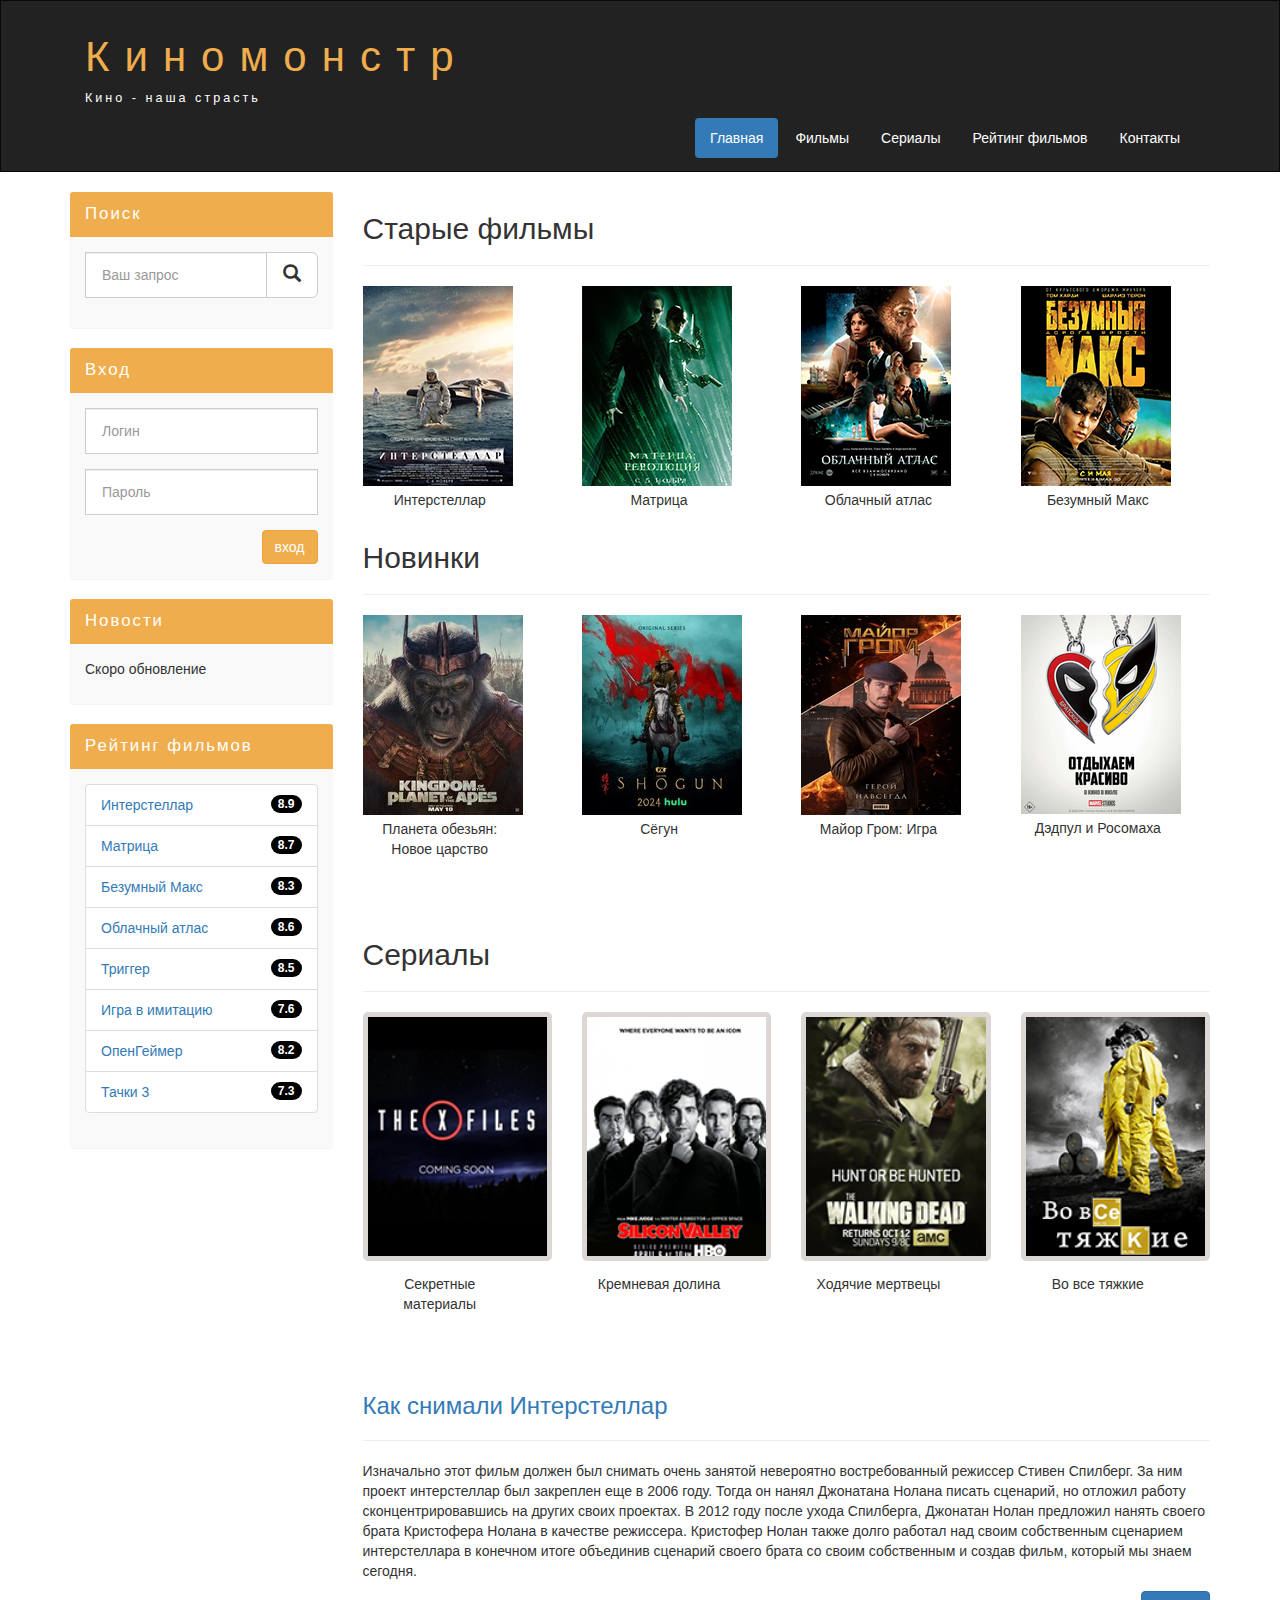
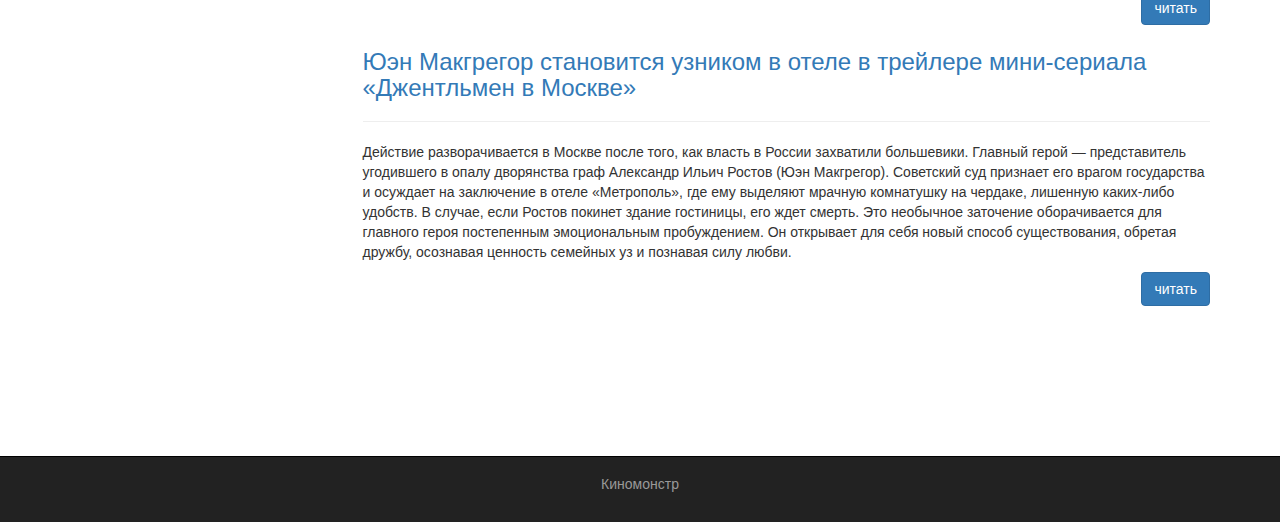
<file: index.html>
<!DOCTYPE html>
<html lang="en">
  <head>
    <meta charset="utf-8">
    <meta http-equiv="X-UA-Compatible" content="IE=edge">
    <meta name="viewport" content="width=device-width, initial-scale=1">
    <!-- The above 3 meta tags *must* come first in the head; any other head content must come *after* these tags -->
    <title>Киномонстр Bootstrap</title>

    <!-- Bootstrap -->
    <link href="assets/css/bootstrap.min.css" rel="stylesheet">
    <link href="assets/css/style.css" rel="stylesheet">


    <!-- HTML5 shim and Respond.js for IE8 support of HTML5 elements and media queries -->
    <!-- WARNING: Respond.js doesn't work if you view the page via file:// -->
    <!--[if lt IE 9]>
      <script src="https://cdn.jsdelivr.net/npm/html5shiv@3.7.3/dist/html5shiv.min.js"></script>
      <script src="https://cdn.jsdelivr.net/npm/respond.js@1.4.2/dest/respond.min.js"></script>
    <![endif]-->
  </head>
  <body>
    

    <div class="container-fluid">
     <div class="row">
       
      <nav role="navigation" class="navbar navbar-inverse">
        <div class="container">
          <div class="navbar-header header">

            <div class="container">

              <div class="row">

                <div class="col-lg-12">
                  <h1><a href="index.html">Киномонстр</a></h1>
                  <p>Кино - наша страсть</p>
                </div>
                

              </div>
              

            </div>


            <button type="button" data-target="#navbarCollapse" data-toggle="collapse" class="navbar-toggle" >
              
              <span class="sr-only">Toggle navigation</span>
              <span class="icon-bar"></span>
              <span class="icon-bar"></span>
              <span class="icon-bar"></span>

            </button>

          </div>
          <div id="navbarCollapse" class="collapse navbar-collapse navbar-right">
            
            <ul class="nav nav-pills">
              <li class="active"> <a href="index.html">Главная</a></li>
              <li> <a href="films.html">Фильмы</a></li>
              <li> <a href="serials.html">Сериалы</a></li>
              <li> <a href="rating.html">Рейтинг фильмов </a></li>
              <li> <a href="contact.html">Контакты</a></li>
            </ul>

          </div>

        </div>
      </nav>

     </div>
    </div>


    <div class="wrapper">

      <div class="container">
        
        <div class="row">

          <div class="col-lg-9 col-lg-push-3">

            <form role="search" class="visible-xs">
                  <div class="form-group">
                   <div class="input-group">
                     <input tupe="search" class="form-control input-lg" placeholder="Ваш запрос">
                   <div class="input-group-btn">
                     <button class="btn btn-default btn-lg" type="submit"><i class="glyphicon glyphicon-search"></i></button>
                   </div>
                   </div> 
                  </div>
                </form>

            <h2>Старые фильмы</h2>
            <hr>
            <div class="row">

              <div class="folms_block col-lg-3 col-md-3 col-sm-3 col-xs-6">
                <img src="assets/img/inter.png" alt="интерстеллар">
                <div class="film_label">Интерстеллар</div>
              </div>


              <div class="folms_block col-lg-3 col-md-3 col-sm-3 col-xs-6">
                <img src="assets/img/matrix.png" alt="Матрица">
                <div class="film_label">Матрица</div>
              </div>


              <div class="folms_block col-lg-3 col-md-3 col-sm-3 col-xs-6">
                <img src="assets/img/cloud.png" alt="Облачный атлас">
                <div class="film_label">Облачный атлас</div>
              </div>


              <div class="folms_block col-lg-3 col-md-3 col-sm-3 col-xs-6">
                <img src="assets/img/max.png" alt="Макс">
                <div class="film_label">Безумный Макс</div>
              </div>



            </div>

            <h2>Новинки</h2>
            <hr>
            <div class="row">

              <div class="folms_block col-lg-3 col-md-3 col-sm-3 col-xs-6">
                <img src="assets/img/planet.jpg" alt="Планета обезьян: Новое царство">
                <div class="film_label">Планета обезьян: Новое царство</div>
              </div>


              <div class="folms_block col-lg-3 col-md-3 col-sm-3 col-xs-6">
                <img src="assets/img/segun1.jpg" alt="Сёгун">
                <div class="film_label">Сёгун</div>
              </div>


              <div class="folms_block col-lg-3 col-md-3 col-sm-3 col-xs-6">
                <img src="assets/img/grom.jpg" alt="Майор Гром: Игра">
                <div class="film_label">Майор Гром: Игра</div>
              </div>


              <div class="folms_block col-lg-3 col-md-3 col-sm-3 col-xs-6">
                <img src="assets/img/deadpool.jpg" alt="Дэдпул и Росомаха">
                <div class="film_label">Дэдпул и Росомаха</div>
              </div>



            </div>

            <div class="margin-8"></div>


            <h2>Сериалы</h2>
                <hr>
                <div class="row"> 

                  <div class="films_block col-lg-3 col-md-3 col-sm-3 col-xs-6">
                  <img src="assets/img/xfiles.png" alt="Секретные материалы">
                  <div class="film_label">Секретные материалы</div>
                  </div> 

                    <div class="films_block col-lg-3 col-md-3 col-sm-3 col-xs-6">
                    <img src="assets/img/silicon.png" alt="Кремневая долина">
                    <div class="film_label">Кремневая долина</div>
                    </div>

                      <div class="films_block col-lg-3 col-md-3 col-sm-3 col-xs-6">
                      <img src="assets/img/dead.png" alt="Ходячие мертвецы">
                      <div class="film_label">Ходячие мертвецы</div>
                      </div>
                                
                       <div class="films_block col-lg-3 col-md-3 col-sm-3 col-xs-6">
                        <img src="assets/img/breakingbad.png" alt="Во все тяжкие">
                        <div class="film_label">Во все тяжкие</div>
                        </div>
                            
                </div>
                            
              <div class="margin-8"></div>

              <a href="#"><h3>Как снимали Интерстеллар</h3></a>
              <hr>
              <p>Изначально этот фильм должен был снимать очень занятой невероятно востребованный режиссер Стивен Спилберг. За ним проект интерстеллар был закреплен еще в 2006 году. Тогда он нанял Джонатана Нолана писать сценарий, но отложил работу сконцентрировавшись на других своих проектах. В 2012 году после ухода Спилберга, Джонатан Нолан предложил нанять своего брата Кристофера Нолана в качестве режиссера. Кристофер Нолан также долго работал над своим собственным сценарием интерстеллара в конечном итоге объединив сценарий своего брата со своим собственным и создав фильм, который мы знаем сегодня.</p>

              <a href="#" class="btn btn-primary pull-right">читать</a>

              <div class="margin-8"></div>

              <a href="#"><h3>Юэн Макгрегор становится узником в отеле в трейлере мини-сериала «Джентльмен в Москве»</h3></a>
              <hr>
              <p>Действие разворачивается в Москве после того, как власть в России захватили большевики. Главный герой — представитель угодившего в опалу дворянства граф Александр Ильич Ростов (Юэн Макгрегор). Советский суд признает его врагом государства и осуждает на заключение в отеле «Метрополь», где ему выделяют мрачную комнатушку на чердаке, лишенную каких-либо удобств. В случае, если Ростов покинет здание гостиницы, его ждет смерть. Это необычное заточение оборачивается для главного героя постепенным эмоциональным пробуждением. Он открывает для себя новый способ существования, обретая дружбу, осознавая ценность семейных уз и познавая силу любви.</p>

              <a href="#" class="btn btn-primary pull-right">читать</a>

              <div class="margin-8 clear"></div>



          </div>


          <div class="col-lg-3 col-lg-pull-9">

            <div class="panel panel-info hidden-xs">
              <div class="panel-heading"><div class="sidebar-header">Поиск</div></div>
              <div class="panel-body">
                <form role="search">
                  <div class="form-group">
                   <div class="input-group">
                     <input tupe="search" class="form-control input-lg" placeholder="Ваш запрос">
                   <div class="input-group-btn">
                     <button class="btn btn-default btn-lg" type="submit"><i class="glyphicon glyphicon-search"></i></button>
                   </div>
                   </div> 
                  </div>
                </form>
              </div>
            </div>


            <div class="panel panel-info">
              <div class="panel-heading"><div class="sidebar-header">Вход</div></div>
              <div class="panel-body">

                <form role="form">
                  <div class="form-group">
                    <input type="text" class="form-control input-lg" placeholder="Логин">
                  </div>
                  <div class="form-group">
                    <input type="password" class="form-control input-lg" placeholder="Пароль">
                  </div>
                  <button type="submit" class="btn btn-warning pull-right">вход</button>
                </form>
                


              </div>
          </div>

           <div class="panel panel-info">
              <div class="panel-heading"><div class="sidebar-header">Новости</div></div>
              <div class="panel-body">

                <p>Скоро обновление</p>
                  </div>
          </div>


          <div class="panel panel-info">
              <div class="panel-heading"><div class="sidebar-header">Рейтинг фильмов</div></div>
              <div class="panel-body">
          

          
                <ul class="list-group">
                  
                  <li class="list-group-item list-group-warning">
                    <span class="badge">8.9</span>
                    <a href="#">Интерстеллар</a>
                  </li>
                  
                  <li class="list-group-item list-group-warning">
                    <span class="badge">8.7</span>
                    <a href="#">Матрица</a>
                  </li>
                 
                  <li class="list-group-item list-group-warning">
                    <span class="badge">8.3</span>
                    <a href="#">Безумный Макс</a>
                  </li>

                  <li class="list-group-item list-group-warning">
                    <span class="badge">8.6</span>
                    <a href="#">Облачный атлас</a>
                  </li>
                   <li class="list-group-item list-group-warning">
                    <span class="badge">8.5</span>
                    <a href="#">Триггер</a>
                  </li>
                  
                  <li class="list-group-item list-group-warning">
                    <span class="badge">7.6</span>
                    <a href="#">Игра в имитацию</a>
                  </li>
                 
                  <li class="list-group-item list-group-warning">
                    <span class="badge">8.2</span>
                    <a href="#">ОпенГеймер</a>
                  </li>

                  <li class="list-group-item list-group-warning">
                    <span class="badge">7.3</span>
                    <a href="show.html">Тачки 3</a>
                  </li>
                </ul>

                
                


              </div>
          </div>
          

          </div>

        </div>
      
        <div class="clear">
          
        </div>

    </div>

    <footer>

      <div class="container">
        <p class="text-center"><a href="http://ru.Kinomonstr.com">Киномонстр</p>
      </div>
      

    </footer>

    <!-- jQuery (necessary for Bootstrap's JavaScript plugins) -->
    <script src="https://ajax.googleapis.com/ajax/libs/jquery/1.12.4/jquery.min.js"></script>
    <!-- Include all compiled plugins (below), or include individual files as needed -->
    <script src="assets/js/bootstrap.min.js"></script>
  </body>
</html>
</file>
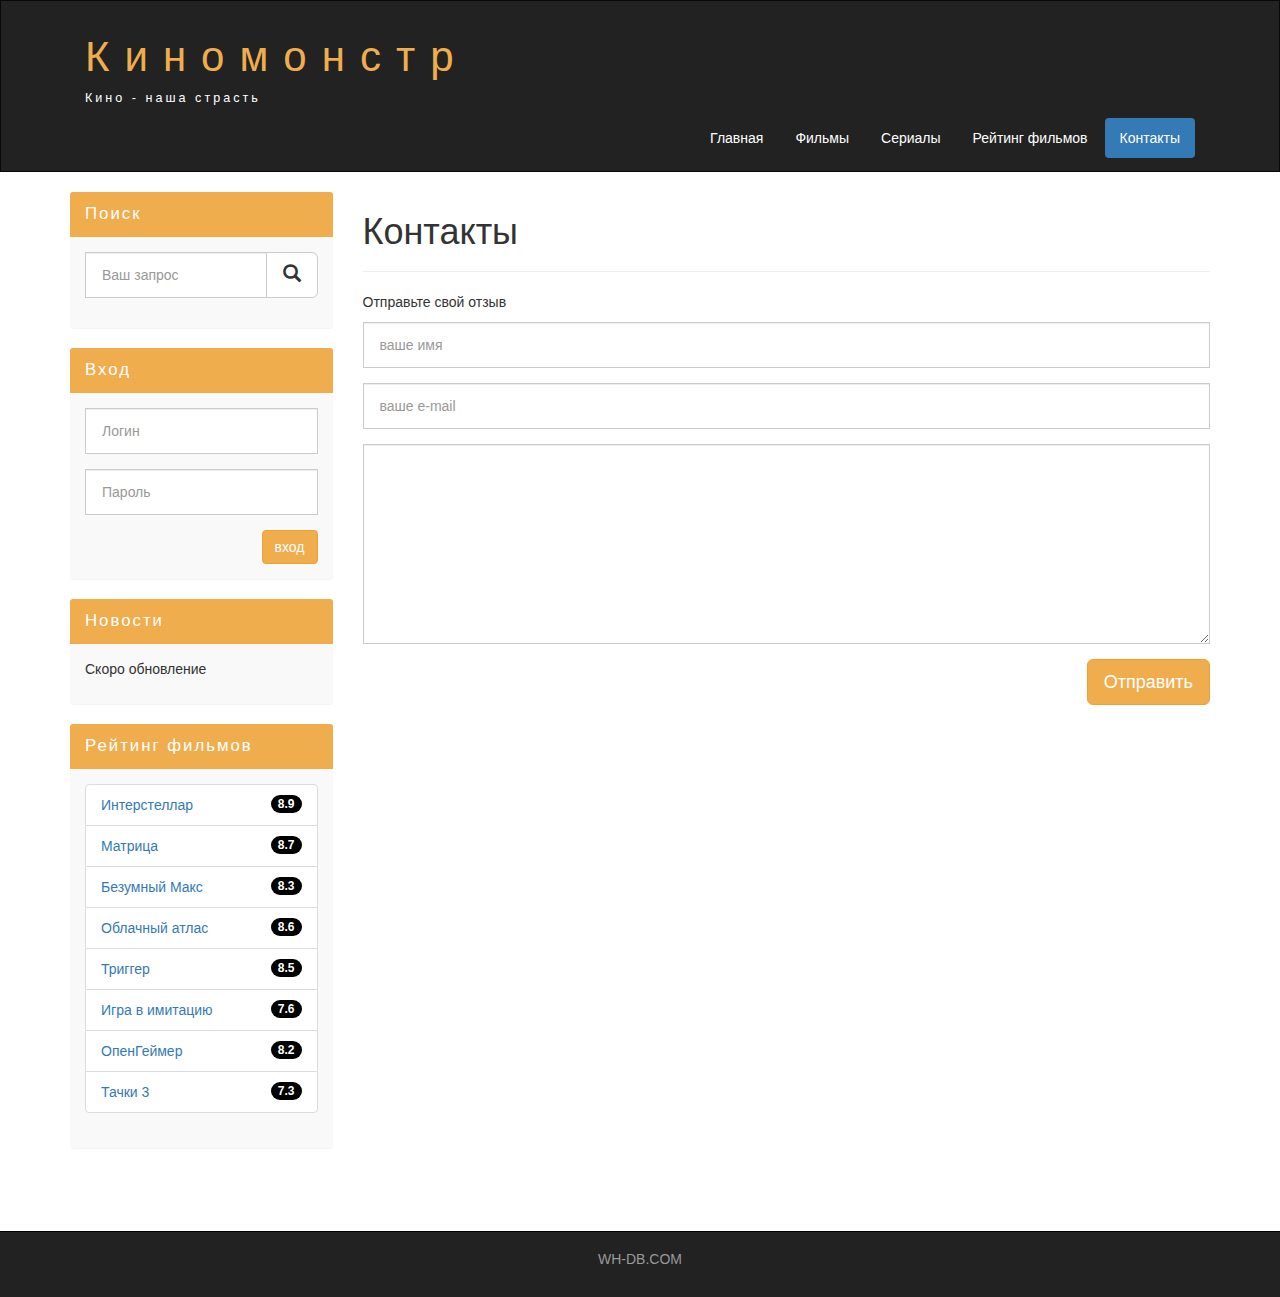
<file: contact.html>
<!DOCTYPE html>
<html lang="en">
  <head>
    <meta charset="utf-8">
    <meta http-equiv="X-UA-Compatible" content="IE=edge">
    <meta name="viewport" content="width=device-width, initial-scale=1">
    <!-- The above 3 meta tags *must* come first in the head; any other head content must come *after* these tags -->
    <title>Контакты</title>

    <!-- Bootstrap -->
    <link href="assets/css/bootstrap.min.css" rel="stylesheet">
    <link href="assets/css/style.css" rel="stylesheet">


    <!-- HTML5 shim and Respond.js for IE8 support of HTML5 elements and media queries -->
    <!-- WARNING: Respond.js doesn't work if you view the page via file:// -->
    <!--[if lt IE 9]>
      <script src="https://cdn.jsdelivr.net/npm/html5shiv@3.7.3/dist/html5shiv.min.js"></script>
      <script src="https://cdn.jsdelivr.net/npm/respond.js@1.4.2/dest/respond.min.js"></script>
    <![endif]-->
  </head>
  <body>
    

    <div class="container-fluid">
     <div class="row">
       
      <nav role="navigation" class="navbar navbar-inverse">
        <div class="container">
          <div class="navbar-header header">

            <div class="container">

              <div class="row">

                <div class="col-lg-12">
                  <h1><a href="index.html">Киномонстр</a></h1>
                  <p>Кино - наша страсть</p>
                </div>
                

              </div>
              

            </div>


            <button type="button" data-target="#navbarCollapse" data-toggle="collapse" class="navbar-toggle" >
              
              <span class="sr-only">Toggle navigation</span>
              <span class="icon-bar"></span>
              <span class="icon-bar"></span>
              <span class="icon-bar"></span>

            </button>

          </div>
          <div id="navbarCollapse" class="collapse navbar-collapse navbar-right">
            
            <ul class="nav nav-pills">
              <li> <a href="index.html">Главная</a></li>
              <li> <a href="films.html">Фильмы</a></li>
              <li> <a href="serials.html">Сериалы</a></li>
              <li> <a href="rating.html">Рейтинг фильмов </a></li>
              <li class="active"> <a href="contact.html">Контакты</a></li>
            </ul>

          </div>

        </div>
      </nav>

     </div>
    </div>


    <div class="wrapper">

      <div class="container">
        
        <div class="row">

          <div class="col-lg-9 col-lg-push-3">

            <form role="search" class="visible-xs">
                  <div class="form-group">
                   <div class="input-group">
                     <input tupe="search" class="form-control input-lg" placeholder="Ваш запрос">
                   <div class="input-group-btn">
                     <button class="btn btn-default btn-lg" type="submit"><i class="glyphicon glyphicon-search"></i></button>
                   </div>
                   </div> 
                  </div>
                </form>

             
                <h1>Контакты</h1>
                <hr>

                <p>Отправьте свой отзыв</p>


              <form>
                <div class="form-group">
                  <input type="text" placeholder="ваше имя" class="form-control input-lg">
                </div>

                <div class="form-group">
                  <input type="text" placeholder="ваше e-mail" class="form-control input-lg">
                </div>

                <div class="form-group">
                  <textarea class="form-control"></textarea>
                </div>
                <button class="btn btn-lg btn-warning pull-right">Отправить</button>
              </form>

              <div class="margin-8 clear"></div>

          </div>


          <div class="col-lg-3 col-lg-pull-9">

            <div class="panel panel-info hidden-xs">
              <div class="panel-heading"><div class="sidebar-header">Поиск</div></div>
              <div class="panel-body">
                <form role="search">
                  <div class="form-group">
                   <div class="input-group">
                     <input tupe="search" class="form-control input-lg" placeholder="Ваш запрос">
                   <div class="input-group-btn">
                     <button class="btn btn-default btn-lg" type="submit"><i class="glyphicon glyphicon-search"></i></button>
                   </div>
                   </div> 
                  </div>
                </form>
              </div>
            </div>


            <div class="panel panel-info">
              <div class="panel-heading"><div class="sidebar-header">Вход</div></div>
              <div class="panel-body">

                <form role="form">
                  <div class="form-group">
                    <input type="text" class="form-control input-lg" placeholder="Логин">
                  </div>
                  <div class="form-group">
                    <input type="password" class="form-control input-lg" placeholder="Пароль">
                  </div>
                  <button type="submit" class="btn btn-warning pull-right">вход</button>
                </form>
                


              </div>
          </div>

           <div class="panel panel-info">
              <div class="panel-heading"><div class="sidebar-header">Новости</div></div>
              <div class="panel-body">

                <p>Скоро обновление</p>
                  </div>
          </div>


          <div class="panel panel-info">
              <div class="panel-heading"><div class="sidebar-header">Рейтинг фильмов</div></div>
              <div class="panel-body">
          

          
                <ul class="list-group">
                  
                  <li class="list-group-item list-group-warning">
                    <span class="badge">8.9</span>
                    <a href="#">Интерстеллар</a>
                  </li>
                  
                  <li class="list-group-item list-group-warning">
                    <span class="badge">8.7</span>
                    <a href="#">Матрица</a>
                  </li>
                 
                  <li class="list-group-item list-group-warning">
                    <span class="badge">8.3</span>
                    <a href="#">Безумный Макс</a>
                  </li>

                  <li class="list-group-item list-group-warning">
                    <span class="badge">8.6</span>
                    <a href="#">Облачный атлас</a>
                  </li>
                   <li class="list-group-item list-group-warning">
                    <span class="badge">8.5</span>
                    <a href="#">Триггер</a>
                  </li>
                  
                  <li class="list-group-item list-group-warning">
                    <span class="badge">7.6</span>
                    <a href="#">Игра в имитацию</a>
                  </li>
                 
                  <li class="list-group-item list-group-warning">
                    <span class="badge">8.2</span>
                    <a href="#">ОпенГеймер</a>
                  </li>

                  <li class="list-group-item list-group-warning">
                    <span class="badge">7.3</span>
                    <a href="#">Тачки 3</a>
                  </li>
                </ul>

                
                


              </div>
          </div>
          

          </div>

        </div>
      
        <div class="clear">
          
        </div>

    </div>

    <footer>

      <div class="container">
        <p class="text-center"><a href="http://ru.wh-db.com">WH-DB.COM</p>
      </div>
      

    </footer>

    <!-- jQuery (necessary for Bootstrap's JavaScript plugins) -->
    <script src="https://ajax.googleapis.com/ajax/libs/jquery/1.12.4/jquery.min.js"></script>
    <!-- Include all compiled plugins (below), or include individual files as needed -->
    <script src="assets/js/bootstrap.min.js"></script>
  </body>
</html>
</file>
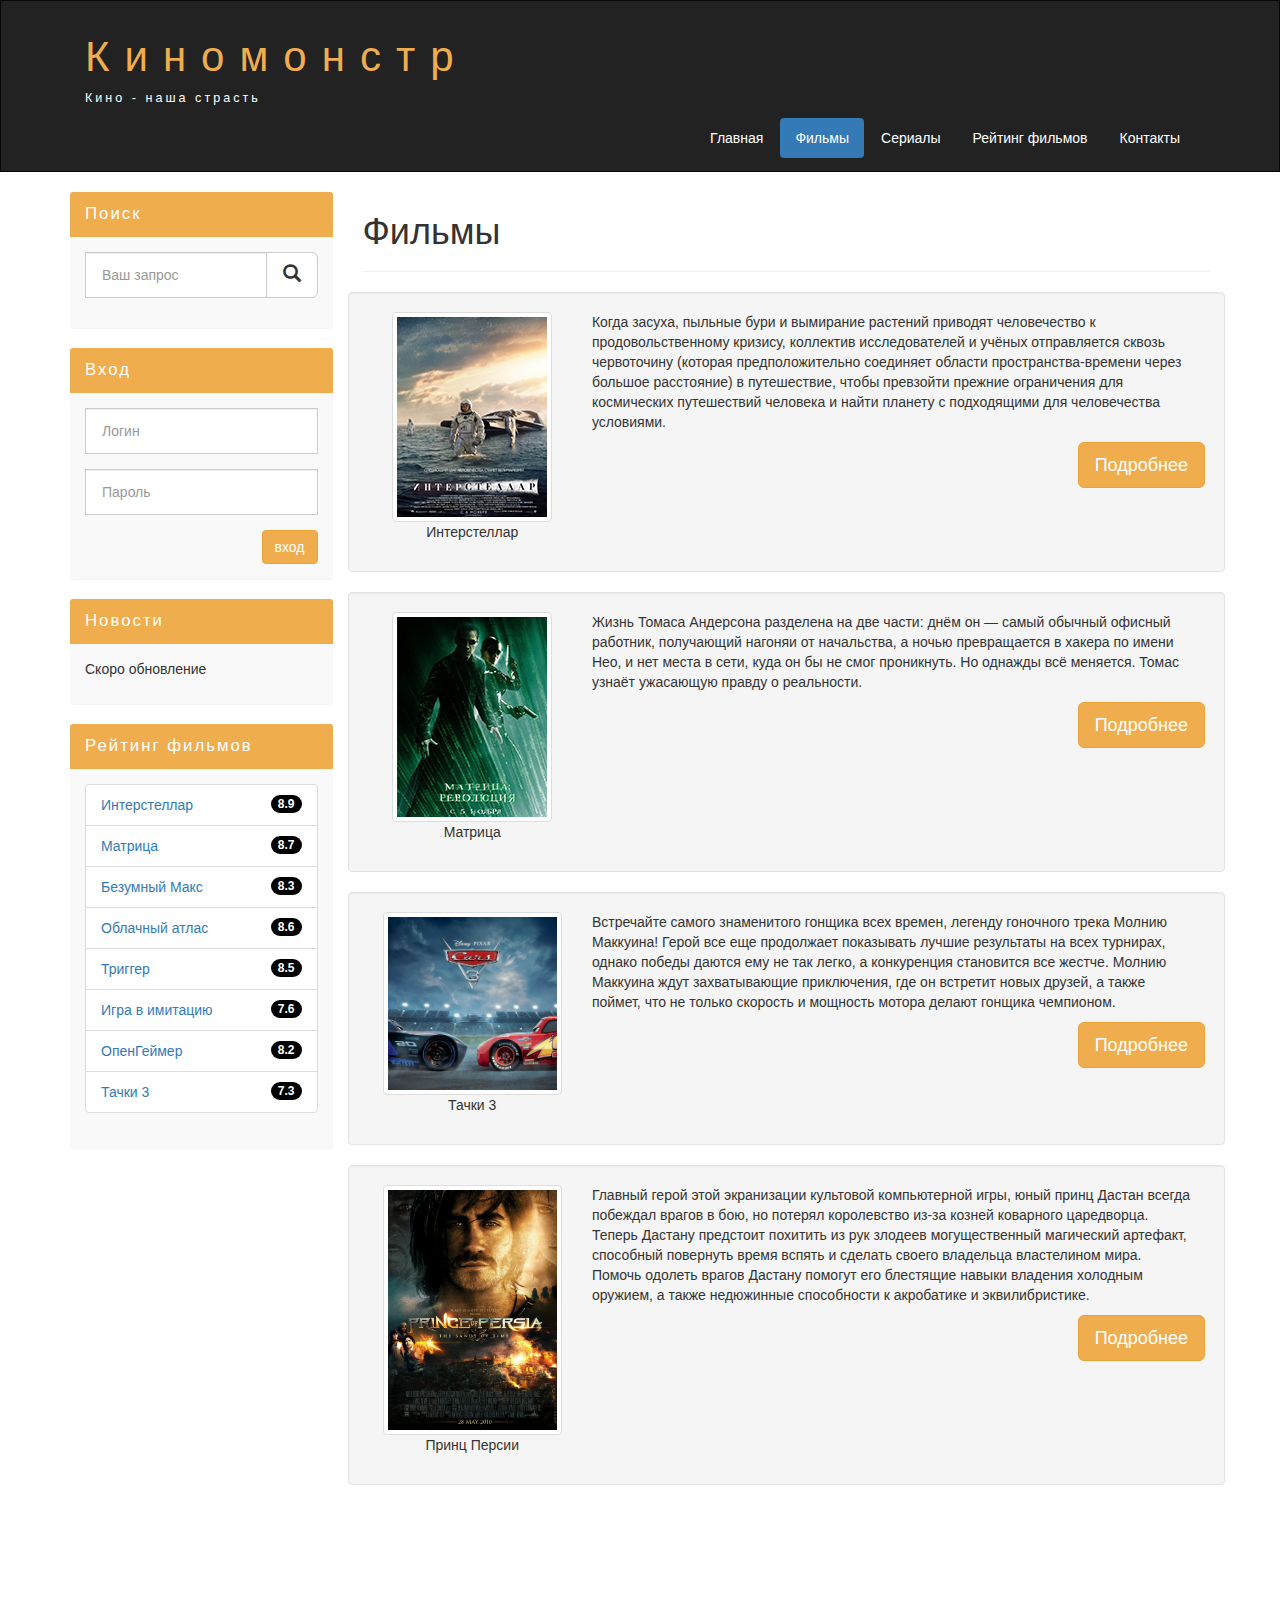
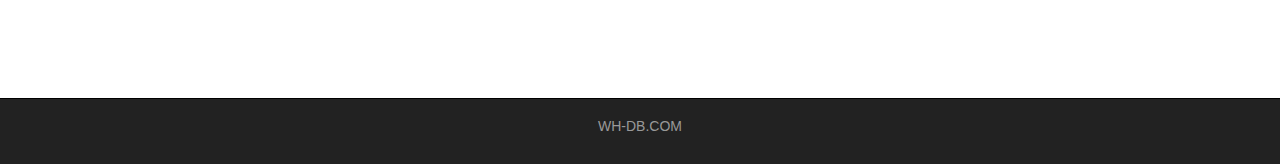
<file: films.html>
<!DOCTYPE html>
<html lang="en">
  <head>
    <meta charset="utf-8">
    <meta http-equiv="X-UA-Compatible" content="IE=edge">
    <meta name="viewport" content="width=device-width, initial-scale=1">
    <!-- The above 3 meta tags *must* come first in the head; any other head content must come *after* these tags -->
    <title>Фильмы</title>

    <!-- Bootstrap -->
    <link href="assets/css/bootstrap.min.css" rel="stylesheet">
    <link href="assets/css/style.css" rel="stylesheet">


    <!-- HTML5 shim and Respond.js for IE8 support of HTML5 elements and media queries -->
    <!-- WARNING: Respond.js doesn't work if you view the page via file:// -->
    <!--[if lt IE 9]>
      <script src="https://cdn.jsdelivr.net/npm/html5shiv@3.7.3/dist/html5shiv.min.js"></script>
      <script src="https://cdn.jsdelivr.net/npm/respond.js@1.4.2/dest/respond.min.js"></script>
    <![endif]-->
  </head>
  <body>
    

    <div class="container-fluid">
     <div class="row">
       
      <nav role="navigation" class="navbar navbar-inverse">
        <div class="container">
          <div class="navbar-header header">

            <div class="container">

              <div class="row">

                <div class="col-lg-12">
                  <h1><a href="index.html">Киномонстр</a></h1>
                  <p>Кино - наша страсть</p>
                </div>
                

              </div>
              

            </div>


            <button type="button" data-target="#navbarCollapse" data-toggle="collapse" class="navbar-toggle" >
              
              <span class="sr-only">Toggle navigation</span>
              <span class="icon-bar"></span>
              <span class="icon-bar"></span>
              <span class="icon-bar"></span>

            </button>

          </div>
          <div id="navbarCollapse" class="collapse navbar-collapse navbar-right">
            
            <ul class="nav nav-pills">
              <li> <a href="index.html">Главная</a></li>
              <li class="active"> <a href="films.html">Фильмы</a></li>
              <li> <a href="serials.html">Сериалы</a></li>
              <li> <a href="rating.html">Рейтинг фильмов </a></li>
              <li> <a href="contact.html">Контакты</a></li>
            </ul>

          </div>

        </div>
      </nav>

     </div>
    </div>


    <div class="wrapper">

      <div class="container">
        
        <div class="row">

          <div class="col-lg-9 col-lg-push-3">

            <form role="search" class="visible-xs">
                  <div class="form-group">
                   <div class="input-group">
                     <input tupe="search" class="form-control input-lg" placeholder="Ваш запрос">
                   <div class="input-group-btn">
                     <button class="btn btn-default btn-lg" type="submit"><i class="glyphicon glyphicon-search"></i></button>
                   </div>
                   </div> 
                  </div>
                </form>

             
                <h1>Фильмы</h1>
                <hr>

                <div class="row">
                  <div class="well clearfix">
                    <div class="col-lg-3 col-md-2 text-center">
                      <img class ="img-thumbnail" src="assets/img/inter.png" alt="интерстеллар">
                      <p>Интерстеллар</p>
                    </div>
                    <div class="col-lg-9 col-md-10">
                      <p>Когда засуха, пыльные бури и вымирание растений приводят человечество к продовольственному кризису, коллектив исследователей и учёных отправляется сквозь червоточину (которая предположительно соединяет области пространства-времени через большое расстояние) в путешествие, чтобы превзойти прежние ограничения для космических путешествий человека и найти планету с подходящими для человечества условиями.
                      </p>
                    </div>

                    <div class="col-lg-13">
                      <a href="" class="btn btn-lg btn-warning pull-right">Подробнее</a>
                    </div>


                  </div>
                </div>  


                <div class="row">
                  <div class="well clearfix">
                    <div class="col-lg-3 col-md-2 text-center">
                      <img class ="img-thumbnail" src="assets/img/matrix.png" alt="матрица">
                      <p>Матрица</p>
                    </div>
                    <div class="col-lg-9 col-md-10">
                      <p>Жизнь Томаса Андерсона разделена на две части: днём он — самый обычный офисный работник, получающий нагоняи от начальства, а ночью превращается в хакера по имени Нео, и нет места в сети, куда он бы не смог проникнуть. Но однажды всё меняется. Томас узнаёт ужасающую правду о реальности. 
                      </p>
                    </div>

                    <div class="col-lg-13">
                      <a href="" class="btn btn-lg btn-warning pull-right">Подробнее</a>
                    </div>


                  </div>
                </div>


                <div class="row">
                  <div class="well clearfix">
                    <div class="col-lg-3 col-md-2 text-center">
                      <img class ="img-thumbnail" src="assets/img/car3.jpg" alt="интерстеллар">
                      <p>Тачки 3</p>
                    </div>
                    <div class="col-lg-9 col-md-10">
                      <p>Встречайте самого знаменитого гонщика всех времен, легенду гоночного трека Молнию Маккуина! Герой все еще продолжает показывать лучшие результаты на всех турнирах, однако победы даются ему не так легко, а конкуренция становится все жестче. Молнию Маккуина ждут захватывающие приключения, где он встретит новых друзей, а также поймет, что не только скорость и мощность мотора делают гонщика чемпионом.
                      </p>
                    </div>

                    <div class="col-lg-13">
                      <a href="show.html" class="btn btn-lg btn-warning pull-right">Подробнее</a>
                    </div>


                  </div>
                </div>

                <div class="row">
                  <div class="well clearfix">
                    <div class="col-lg-3 col-md-2 text-center">
                      <img class ="img-thumbnail" src="assets/img/prince.jpg" alt="принц">
                      <p>Принц Персии</p>
                    </div>
                    <div class="col-lg-9 col-md-10">
                      <p>Главный герой этой экранизации культовой компьютерной игры, юный принц Дастан всегда побеждал врагов в бою, но потерял королевство из-за козней коварного царедворца. Теперь Дастану предстоит похитить из рук злодеев могущественный магический артефакт, способный повернуть время вспять и сделать своего владельца властелином мира. Помочь одолеть врагов Дастану помогут его блестящие навыки владения холодным оружием, а также недюжинные способности к акробатике и эквилибристике.
                      </p>
                    </div>

                    <div class="col-lg-13">
                      <a href="" class="btn btn-lg btn-warning pull-right">Подробнее</a>
                    </div>


                  </div>
                </div>      

             

              <div class="margin-8 clear"></div>

          </div>


          <div class="col-lg-3 col-lg-pull-9">

            <div class="panel panel-info hidden-xs">
              <div class="panel-heading"><div class="sidebar-header">Поиск</div></div>
              <div class="panel-body">
                <form role="search">
                  <div class="form-group">
                   <div class="input-group">
                     <input tupe="search" class="form-control input-lg" placeholder="Ваш запрос">
                   <div class="input-group-btn">
                     <button class="btn btn-default btn-lg" type="submit"><i class="glyphicon glyphicon-search"></i></button>
                   </div>
                   </div> 
                  </div>
                </form>
              </div>
            </div>


            <div class="panel panel-info">
              <div class="panel-heading"><div class="sidebar-header">Вход</div></div>
              <div class="panel-body">

                <form role="form">
                  <div class="form-group">
                    <input type="text" class="form-control input-lg" placeholder="Логин">
                  </div>
                  <div class="form-group">
                    <input type="password" class="form-control input-lg" placeholder="Пароль">
                  </div>
                  <button type="submit" class="btn btn-warning pull-right">вход</button>
                </form>
                


              </div>
          </div>

           <div class="panel panel-info">
              <div class="panel-heading"><div class="sidebar-header">Новости</div></div>
              <div class="panel-body">

                <p>Скоро обновление</p>
                  </div>
          </div>


          <div class="panel panel-info">
              <div class="panel-heading"><div class="sidebar-header">Рейтинг фильмов</div></div>
              <div class="panel-body">
          

          
                <ul class="list-group">
                  
                  <li class="list-group-item list-group-warning">
                    <span class="badge">8.9</span>
                    <a href="#">Интерстеллар</a>
                  </li>
                  
                  <li class="list-group-item list-group-warning">
                    <span class="badge">8.7</span>
                    <a href="#">Матрица</a>
                  </li>
                 
                  <li class="list-group-item list-group-warning">
                    <span class="badge">8.3</span>
                    <a href="#">Безумный Макс</a>
                  </li>

                  <li class="list-group-item list-group-warning">
                    <span class="badge">8.6</span>
                    <a href="#">Облачный атлас</a>
                  </li>
                   <li class="list-group-item list-group-warning">
                    <span class="badge">8.5</span>
                    <a href="#">Триггер</a>
                  </li>
                  
                  <li class="list-group-item list-group-warning">
                    <span class="badge">7.6</span>
                    <a href="#">Игра в имитацию</a>
                  </li>
                 
                  <li class="list-group-item list-group-warning">
                    <span class="badge">8.2</span>
                    <a href="#">ОпенГеймер</a>
                  </li>

                  <li class="list-group-item list-group-warning">
                    <span class="badge">7.3</span>
                    <a href="#">Тачки 3</a>
                  </li>
                </ul>

                
                


              </div>
          </div>
          

          </div>

        </div>
      
        <div class="clear">
          
        </div>

    </div>

    <footer>

      <div class="container">
        <p class="text-center"><a href="http://ru.wh-db.com">WH-DB.COM</p>
      </div>
      

    </footer>

    <!-- jQuery (necessary for Bootstrap's JavaScript plugins) -->
    <script src="https://ajax.googleapis.com/ajax/libs/jquery/1.12.4/jquery.min.js"></script>
    <!-- Include all compiled plugins (below), or include individual files as needed -->
    <script src="assets/js/bootstrap.min.js"></script>
  </body>
</html>
</file>
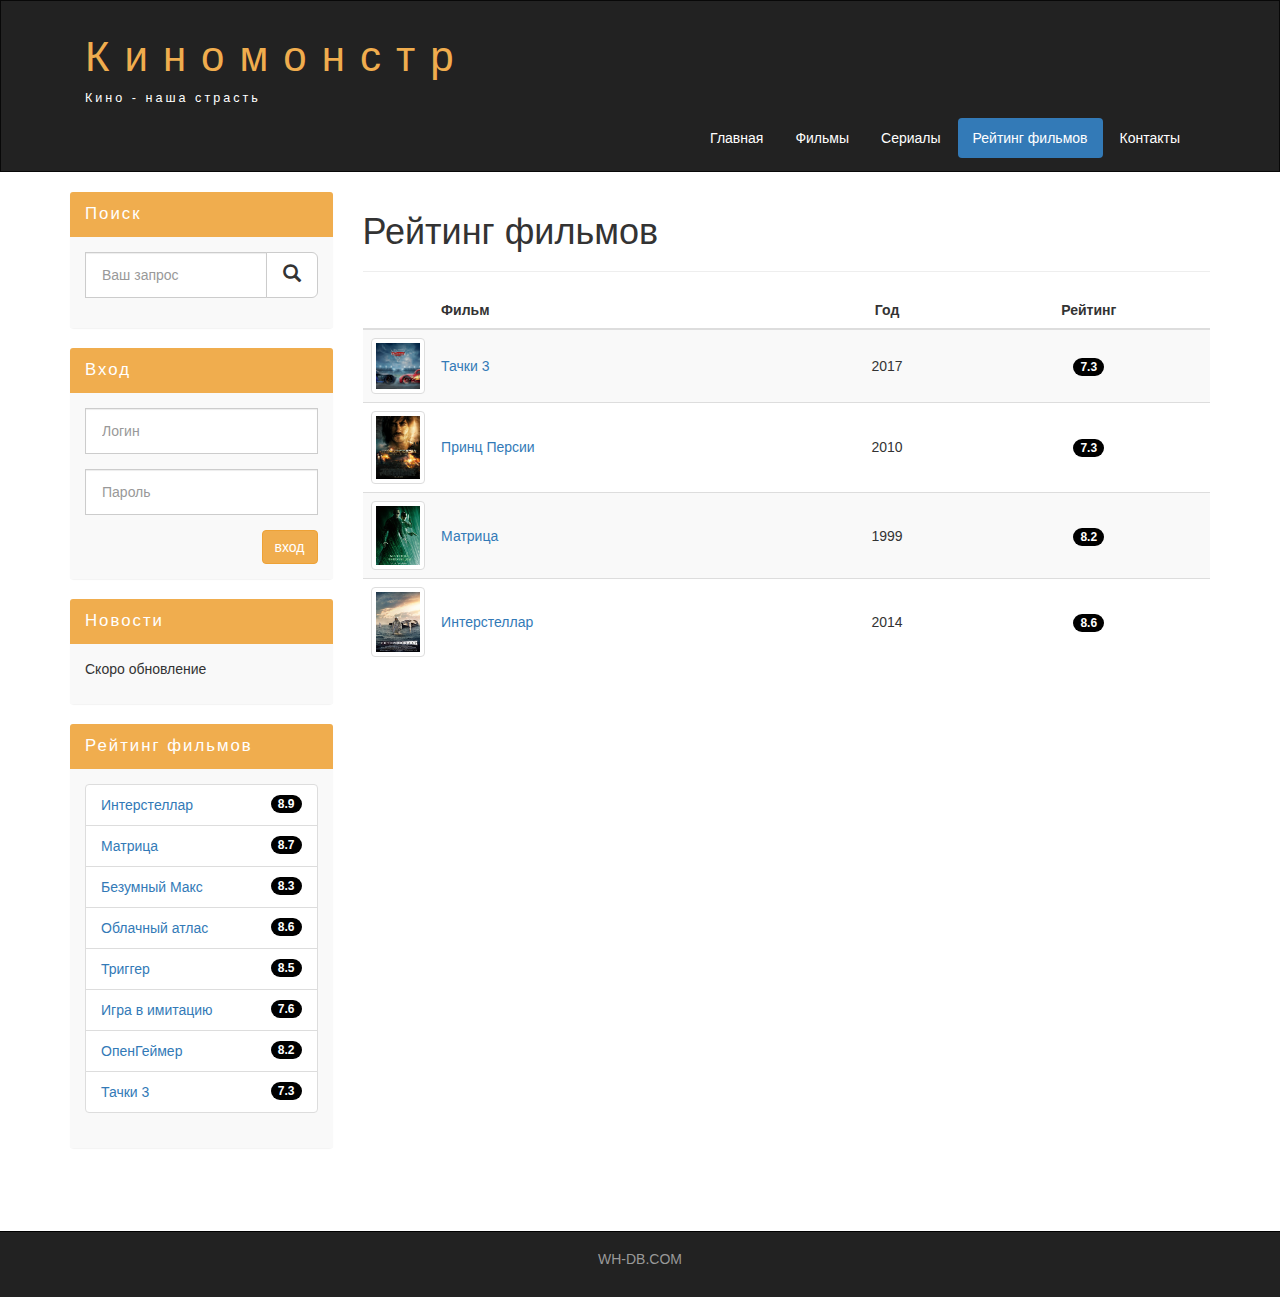
<file: rating.html>
<!DOCTYPE html>
<html lang="en">
  <head>
    <meta charset="utf-8">
    <meta http-equiv="X-UA-Compatible" content="IE=edge">
    <meta name="viewport" content="width=device-width, initial-scale=1">
    <!-- The above 3 meta tags *must* come first in the head; any other head content must come *after* these tags -->
    <title>Рейтинг фильмов</title>

    <!-- Bootstrap -->
    <link href="assets/css/bootstrap.min.css" rel="stylesheet">
    <link href="assets/css/style.css" rel="stylesheet">


    <!-- HTML5 shim and Respond.js for IE8 support of HTML5 elements and media queries -->
    <!-- WARNING: Respond.js doesn't work if you view the page via file:// -->
    <!--[if lt IE 9]>
      <script src="https://cdn.jsdelivr.net/npm/html5shiv@3.7.3/dist/html5shiv.min.js"></script>
      <script src="https://cdn.jsdelivr.net/npm/respond.js@1.4.2/dest/respond.min.js"></script>
    <![endif]-->
  </head>
  <body>
    

    <div class="container-fluid">
     <div class="row">
       
      <nav role="navigation" class="navbar navbar-inverse">
        <div class="container">
          <div class="navbar-header header">

            <div class="container">

              <div class="row">

                <div class="col-lg-12">
                  <h1><a href="index.html">Киномонстр</a></h1>
                  <p>Кино - наша страсть</p>
                </div>
                

              </div>
              

            </div>


            <button type="button" data-target="#navbarCollapse" data-toggle="collapse" class="navbar-toggle" >
              
              <span class="sr-only">Toggle navigation</span>
              <span class="icon-bar"></span>
              <span class="icon-bar"></span>
              <span class="icon-bar"></span>

            </button>

          </div>
          <div id="navbarCollapse" class="collapse navbar-collapse navbar-right">
            
            <ul class="nav nav-pills">
              <li> <a href="index.html">Главная</a></li>
              <li> <a href="films.html">Фильмы</a></li>
              <li> <a href="serials.html">Сериалы</a></li>
              <li class="active"> <a href="rating.html">Рейтинг фильмов </a></li>
              <li> <a href="contact.html">Контакты</a></li>
            </ul>

          </div>

        </div>
      </nav>

     </div>
    </div>


    <div class="wrapper">

      <div class="container">
        
        <div class="row">

          <div class="col-lg-9 col-lg-push-3">

            <form role="search" class="visible-xs">
                  <div class="form-group">
                   <div class="input-group">
                     <input tupe="search" class="form-control input-lg" placeholder="Ваш запрос">
                   <div class="input-group-btn">
                     <button class="btn btn-default btn-lg" type="submit"><i class="glyphicon glyphicon-search"></i></button>
                   </div>
                   </div> 
                  </div>
                </form>

             
                <h1>Рейтинг фильмов</h1>
                <hr>

                <table class="table table-striped">
                  <thead>
                    <tr>
                      <th></th>
                      <th>Фильм</th>
                      <th class="text-center">Год</th>
                      <th class="text-center">Рейтинг</th>
                    </tr>
                  </thead>
                  <tbody>
                      <tr>
                        <td class="col-lg-1 col-md-1 col-xs-2">
                            <img class="img-responsive img-thumbnail" src="assets/img/car3.jpg" alt="тачки3">
                        </td>
                        <td class="vert-align"><a href="show.html">Тачки 3</a></td>
                        <td class="text-center vert-align">2017</td>
                        <td class="text-center vert-align"><span class="badge">7.3</span></td>
                      </tr>

                      <tr>
                        <td class="col-lg-1 col-md-1 col-xs-2">
                            <img class="img-responsive img-thumbnail" src="assets/img/prince.jpg" alt="принц">
                        </td>
                        <td class="vert-align"><a href="#">Принц Персии</a></td>
                        <td class="text-center vert-align">2010</td>
                        <td class="text-center vert-align"><span class="badge">7.3</span></td>
                      </tr>

                      <tr>
                        <td class="col-lg-1 col-md-1 col-xs-2">
                            <img class="img-responsive img-thumbnail" src="assets/img/matrix.png" alt="матрица">
                        </td>
                        <td class="vert-align"><a href="#">Матрица</a></td>
                        <td class="text-center vert-align">1999</td>
                        <td class="text-center vert-align"><span class="badge">8.2</span></td>
                      </tr>

                      <tr>
                        <td class="col-lg-1 col-md-1 col-xs-2">
                            <img class="img-responsive img-thumbnail" src="assets/img/inter.png" alt="интерстеллар">
                        </td>
                        <td class="vert-align"><a href="#">Интерстеллар</a></td>
                        <td class="text-center vert-align">2014</td>
                        <td class="text-center vert-align"><span class="badge">8.6</span></td>
                      </tr>

                  </tbody>
                  


                </table>

                

              <div class="margin-8 clear"></div>

          </div>


          <div class="col-lg-3 col-lg-pull-9">

            <div class="panel panel-info hidden-xs">
              <div class="panel-heading"><div class="sidebar-header">Поиск</div></div>
              <div class="panel-body">
                <form role="search">
                  <div class="form-group">
                   <div class="input-group">
                     <input tupe="search" class="form-control input-lg" placeholder="Ваш запрос">
                   <div class="input-group-btn">
                     <button class="btn btn-default btn-lg" type="submit"><i class="glyphicon glyphicon-search"></i></button>
                   </div>
                   </div> 
                  </div>
                </form>
              </div>
            </div>


            <div class="panel panel-info">
              <div class="panel-heading"><div class="sidebar-header">Вход</div></div>
              <div class="panel-body">

                <form role="form">
                  <div class="form-group">
                    <input type="text" class="form-control input-lg" placeholder="Логин">
                  </div>
                  <div class="form-group">
                    <input type="password" class="form-control input-lg" placeholder="Пароль">
                  </div>
                  <button type="submit" class="btn btn-warning pull-right">вход</button>
                </form>
                


              </div>
          </div>

           <div class="panel panel-info">
              <div class="panel-heading"><div class="sidebar-header">Новости</div></div>
              <div class="panel-body">

                <p>Скоро обновление</p>
                  </div>
          </div>


          <div class="panel panel-info">
              <div class="panel-heading"><div class="sidebar-header">Рейтинг фильмов</div></div>
              <div class="panel-body">
          

          
                <ul class="list-group">
                  
                  <li class="list-group-item list-group-warning">
                    <span class="badge">8.9</span>
                    <a href="#">Интерстеллар</a>
                  </li>
                  
                  <li class="list-group-item list-group-warning">
                    <span class="badge">8.7</span>
                    <a href="#">Матрица</a>
                  </li>
                 
                  <li class="list-group-item list-group-warning">
                    <span class="badge">8.3</span>
                    <a href="#">Безумный Макс</a>
                  </li>

                  <li class="list-group-item list-group-warning">
                    <span class="badge">8.6</span>
                    <a href="#">Облачный атлас</a>
                  </li>
                   <li class="list-group-item list-group-warning">
                    <span class="badge">8.5</span>
                    <a href="#">Триггер</a>
                  </li>
                  
                  <li class="list-group-item list-group-warning">
                    <span class="badge">7.6</span>
                    <a href="#">Игра в имитацию</a>
                  </li>
                 
                  <li class="list-group-item list-group-warning">
                    <span class="badge">8.2</span>
                    <a href="#">ОпенГеймер</a>
                  </li>

                  <li class="list-group-item list-group-warning">
                    <span class="badge">7.3</span>
                    <a href="#">Тачки 3</a>
                  </li>
                </ul>

                
                


              </div>
          </div>
          

          </div>

        </div>
      
        <div class="clear">
          
        </div>

    </div>

    <footer>

      <div class="container">
        <p class="text-center"><a href="http://ru.wh-db.com">WH-DB.COM</p>
      </div>
      

    </footer>

    <!-- jQuery (necessary for Bootstrap's JavaScript plugins) -->
    <script src="https://ajax.googleapis.com/ajax/libs/jquery/1.12.4/jquery.min.js"></script>
    <!-- Include all compiled plugins (below), or include individual files as needed -->
    <script src="assets/js/bootstrap.min.js"></script>
  </body>
</html>
</file>
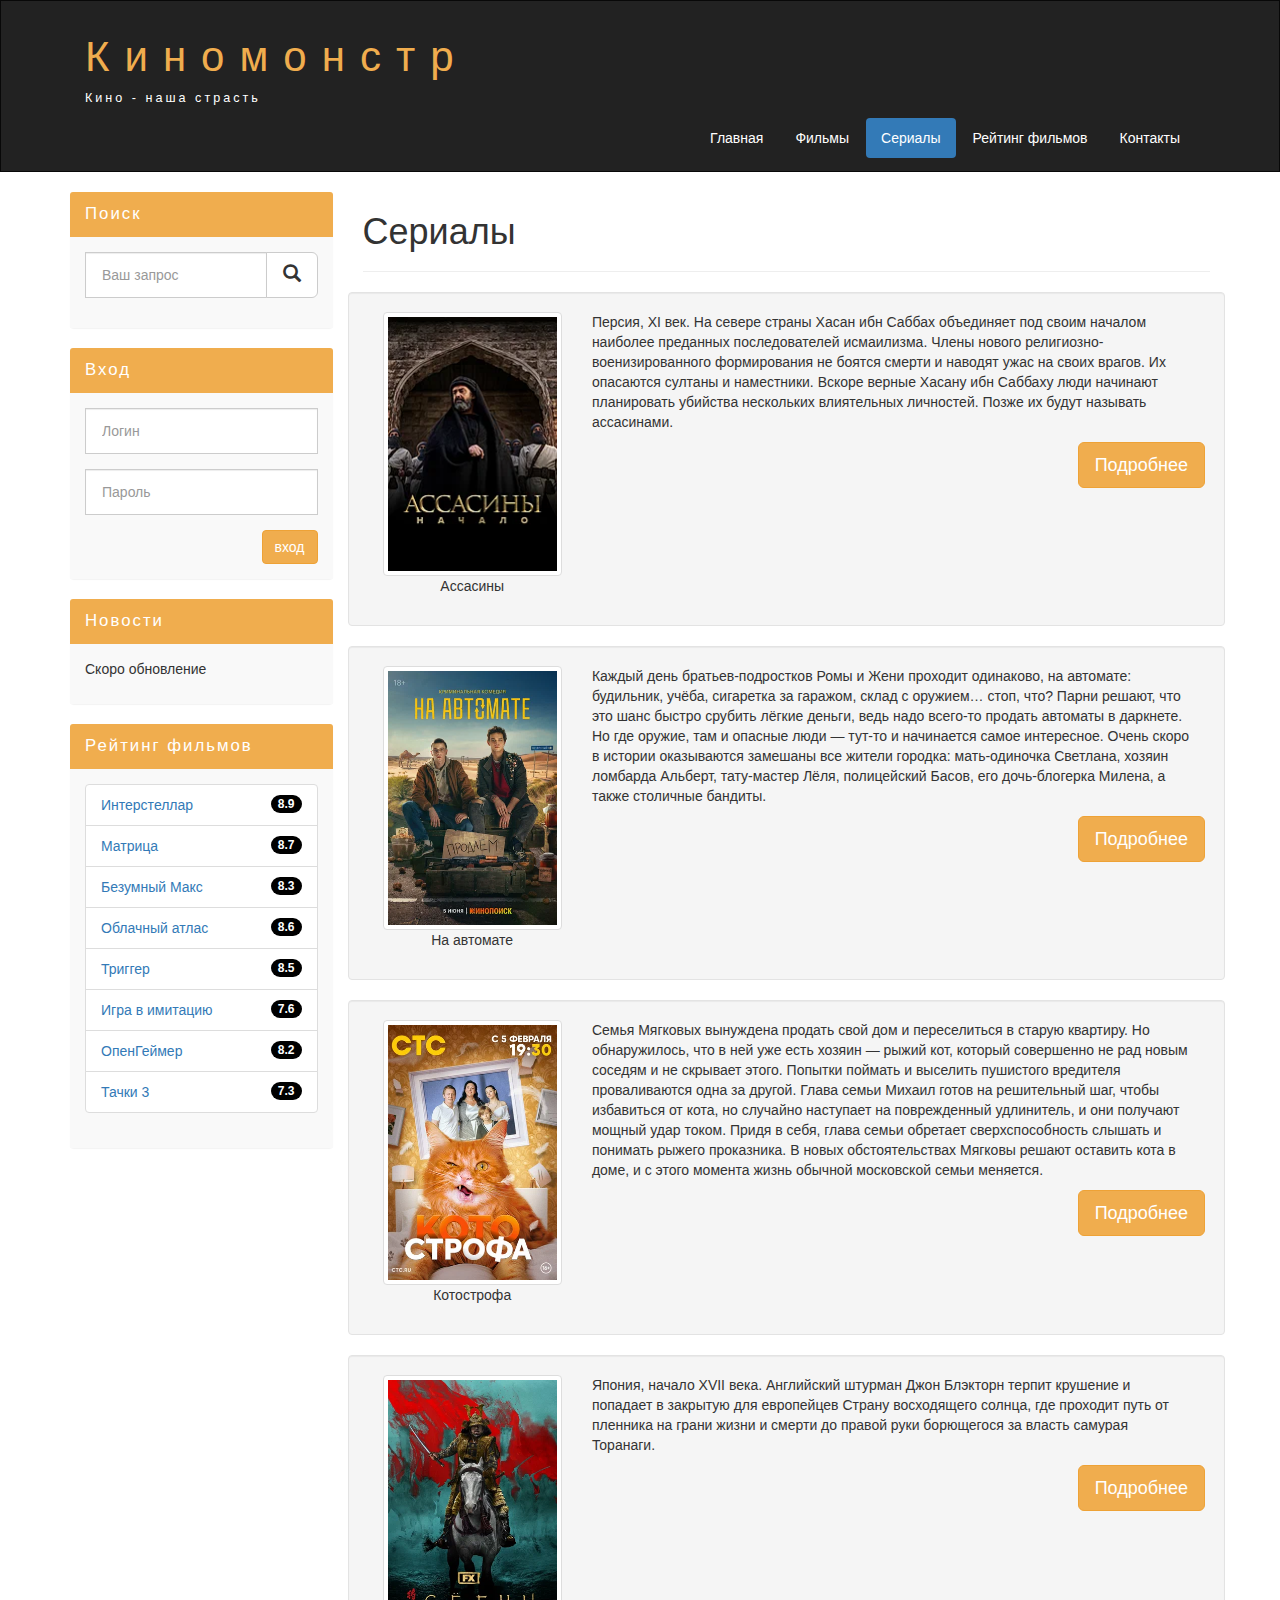
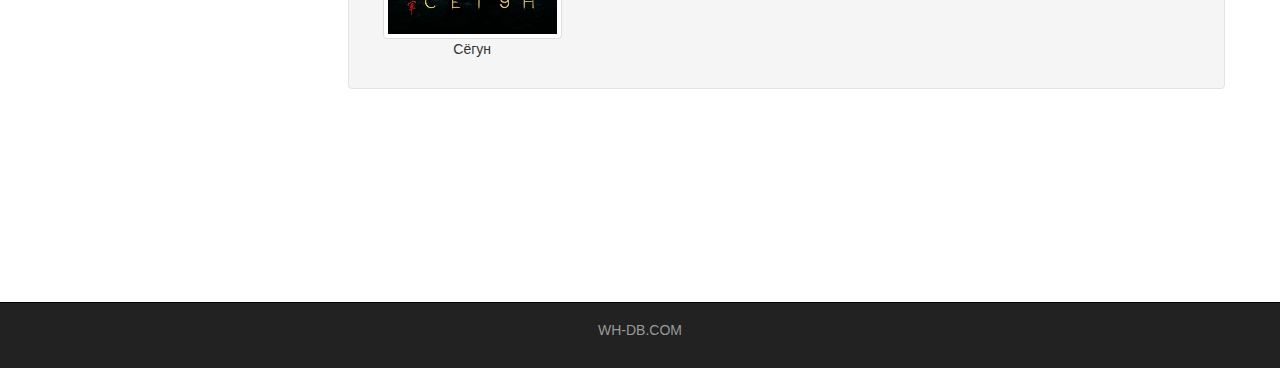
<file: serials.html>
<!DOCTYPE html>
<html lang="en">
  <head>
    <meta charset="utf-8">
    <meta http-equiv="X-UA-Compatible" content="IE=edge">
    <meta name="viewport" content="width=device-width, initial-scale=1">
    <!-- The above 3 meta tags *must* come first in the head; any other head content must come *after* these tags -->
    <title>Фильмы</title>

    <!-- Bootstrap -->
    <link href="assets/css/bootstrap.min.css" rel="stylesheet">
    <link href="assets/css/style.css" rel="stylesheet">


    <!-- HTML5 shim and Respond.js for IE8 support of HTML5 elements and media queries -->
    <!-- WARNING: Respond.js doesn't work if you view the page via file:// -->
    <!--[if lt IE 9]>
      <script src="https://cdn.jsdelivr.net/npm/html5shiv@3.7.3/dist/html5shiv.min.js"></script>
      <script src="https://cdn.jsdelivr.net/npm/respond.js@1.4.2/dest/respond.min.js"></script>
    <![endif]-->
  </head>
  <body>
    

    <div class="container-fluid">
     <div class="row">
       
      <nav role="navigation" class="navbar navbar-inverse">
        <div class="container">
          <div class="navbar-header header">

            <div class="container">

              <div class="row">

                <div class="col-lg-12">
                  <h1><a href="index.html">Киномонстр</a></h1>
                  <p>Кино - наша страсть</p>
                </div>
                

              </div>
              

            </div>


            <button type="button" data-target="#navbarCollapse" data-toggle="collapse" class="navbar-toggle" >
              
              <span class="sr-only">Toggle navigation</span>
              <span class="icon-bar"></span>
              <span class="icon-bar"></span>
              <span class="icon-bar"></span>

            </button>

          </div>
          <div id="navbarCollapse" class="collapse navbar-collapse navbar-right">
            
            <ul class="nav nav-pills">
              <li> <a href="index.html">Главная</a></li>
              <li> <a href="films.html">Фильмы</a></li>
              <li class="active"> <a href="serials.html">Сериалы</a></li>
              <li> <a href="rating.html">Рейтинг фильмов </a></li>
              <li> <a href="contact.html">Контакты</a></li>
            </ul>

          </div>

        </div>
      </nav>

     </div>
    </div>


    <div class="wrapper">

      <div class="container">
        
        <div class="row">

          <div class="col-lg-9 col-lg-push-3">

            <form role="search" class="visible-xs">
                  <div class="form-group">
                   <div class="input-group">
                     <input tupe="search" class="form-control input-lg" placeholder="Ваш запрос">
                   <div class="input-group-btn">
                     <button class="btn btn-default btn-lg" type="submit"><i class="glyphicon glyphicon-search"></i></button>
                   </div>
                   </div> 
                  </div>
                </form>

             
                <h1>Сериалы</h1>
                <hr>

                <div class="row">
                  <div class="well clearfix">
                    <div class="col-lg-3 col-md-2 text-center">
                      <img class ="img-thumbnail" src="assets/img/assassins.webp" alt="Ассасины">
                      <p>Ассасины</p>
                    </div>
                    <div class="col-lg-9 col-md-10">
                      <p>Персия, XI век. На севере страны Хасан ибн Саббах объединяет под своим началом наиболее преданных последователей исмаилизма. Члены нового религиозно-военизированного формирования не боятся смерти и наводят ужас на своих врагов. Их опасаются султаны и наместники. Вскоре верные Хасану ибн Саббаху люди начинают планировать убийства нескольких влиятельных личностей. Позже их будут называть ассасинами.
                      </p>
                    </div>

                    <div class="col-lg-13">
                      <a href="" class="btn btn-lg btn-warning pull-right">Подробнее</a>
                    </div>


                  </div>
                </div>  


                <div class="row">
                  <div class="well clearfix">
                    <div class="col-lg-3 col-md-2 text-center">
                      <img class ="img-thumbnail" src="assets/img/naavnomate.webp" alt="На автомате">
                      <p>На автомате</p>
                    </div>
                    <div class="col-lg-9 col-md-10">
                      <p>Каждый день братьев-подростков Ромы и Жени проходит одинаково, на автомате: будильник, учёба, сигаретка за гаражом, склад с оружием… стоп, что? Парни решают, что это шанс быстро срубить лёгкие деньги, ведь надо всего-то продать автоматы в даркнете. Но где оружие, там и опасные люди — тут-то и начинается самое интересное. Очень скоро в истории оказываются замешаны все жители городка: мать-одиночка Светлана, хозяин ломбарда Альберт, тату-мастер Лёля, полицейский Басов, его дочь-блогерка Милена, а также столичные бандиты.
                      </p>
                    </div>

                    <div class="col-lg-13">
                      <a href="" class="btn btn-lg btn-warning pull-right">Подробнее</a>
                    </div>


                  </div>
                </div>


                <div class="row">
                  <div class="well clearfix">
                    <div class="col-lg-3 col-md-2 text-center">
                      <img class ="img-thumbnail" src="assets/img/cat.webp" alt="Котострофа">
                      <p>Котострофа</p>
                    </div>
                    <div class="col-lg-9 col-md-10">
                      <p>Семья Мягковых вынуждена продать свой дом и переселиться в старую квартиру. Но обнаружилось, что в ней уже есть хозяин — рыжий кот, который совершенно не рад новым соседям и не скрывает этого. Попытки поймать и выселить пушистого вредителя проваливаются одна за другой. Глава семьи Михаил готов на решительный шаг, чтобы избавиться от кота, но случайно наступает на поврежденный удлинитель, и они получают мощный удар током. Придя в себя, глава семьи обретает сверхспособность слышать и понимать рыжего проказника. В новых обстоятельствах Мягковы решают оставить кота в доме, и с этого момента жизнь обычной московской семьи меняется.
                      </p>
                    </div>

                    <div class="col-lg-13">
                      <a href="show.html" class="btn btn-lg btn-warning pull-right">Подробнее</a>
                    </div>


                  </div>
                </div>

                <div class="row">
                  <div class="well clearfix">
                    <div class="col-lg-3 col-md-2 text-center">
                      <img class ="img-thumbnail" src="assets/img/segun.webp" alt="Сёгун">
                      <p>Сёгун</p>
                    </div>
                    <div class="col-lg-9 col-md-10">
                      <p>Япония, начало XVII века. Английский штурман Джон Блэкторн терпит крушение и попадает в закрытую для европейцев Страну восходящего солнца, где проходит путь от пленника на грани жизни и смерти до правой руки борющегося за власть самурая Торанаги.
                      </p>
                    </div>

                    <div class="col-lg-13">
                      <a href="" class="btn btn-lg btn-warning pull-right">Подробнее</a>
                    </div>


                  </div>
                </div>      

             

              <div class="margin-8 clear"></div>

          </div>


          <div class="col-lg-3 col-lg-pull-9">

            <div class="panel panel-info hidden-xs">
              <div class="panel-heading"><div class="sidebar-header">Поиск</div></div>
              <div class="panel-body">
                <form role="search">
                  <div class="form-group">
                   <div class="input-group">
                     <input tupe="search" class="form-control input-lg" placeholder="Ваш запрос">
                   <div class="input-group-btn">
                     <button class="btn btn-default btn-lg" type="submit"><i class="glyphicon glyphicon-search"></i></button>
                   </div>
                   </div> 
                  </div>
                </form>
              </div>
            </div>


            <div class="panel panel-info">
              <div class="panel-heading"><div class="sidebar-header">Вход</div></div>
              <div class="panel-body">

                <form role="form">
                  <div class="form-group">
                    <input type="text" class="form-control input-lg" placeholder="Логин">
                  </div>
                  <div class="form-group">
                    <input type="password" class="form-control input-lg" placeholder="Пароль">
                  </div>
                  <button type="submit" class="btn btn-warning pull-right">вход</button>
                </form>
                


              </div>
          </div>

           <div class="panel panel-info">
              <div class="panel-heading"><div class="sidebar-header">Новости</div></div>
              <div class="panel-body">

                <p>Скоро обновление</p>
                  </div>
          </div>


          <div class="panel panel-info">
              <div class="panel-heading"><div class="sidebar-header">Рейтинг фильмов</div></div>
              <div class="panel-body">
          

          
                <ul class="list-group">
                  
                  <li class="list-group-item list-group-warning">
                    <span class="badge">8.9</span>
                    <a href="#">Интерстеллар</a>
                  </li>
                  
                  <li class="list-group-item list-group-warning">
                    <span class="badge">8.7</span>
                    <a href="#">Матрица</a>
                  </li>
                 
                  <li class="list-group-item list-group-warning">
                    <span class="badge">8.3</span>
                    <a href="#">Безумный Макс</a>
                  </li>

                  <li class="list-group-item list-group-warning">
                    <span class="badge">8.6</span>
                    <a href="#">Облачный атлас</a>
                  </li>
                   <li class="list-group-item list-group-warning">
                    <span class="badge">8.5</span>
                    <a href="#">Триггер</a>
                  </li>
                  
                  <li class="list-group-item list-group-warning">
                    <span class="badge">7.6</span>
                    <a href="#">Игра в имитацию</a>
                  </li>
                 
                  <li class="list-group-item list-group-warning">
                    <span class="badge">8.2</span>
                    <a href="#">ОпенГеймер</a>
                  </li>

                  <li class="list-group-item list-group-warning">
                    <span class="badge">7.3</span>
                    <a href="#">Тачки 3</a>
                  </li>
                </ul>

                
                


              </div>
          </div>
          

          </div>

        </div>
      
        <div class="clear">
          
        </div>

    </div>

    <footer>

      <div class="container">
        <p class="text-center"><a href="http://ru.wh-db.com">WH-DB.COM</p>
      </div>
      

    </footer>

    <!-- jQuery (necessary for Bootstrap's JavaScript plugins) -->
    <script src="https://ajax.googleapis.com/ajax/libs/jquery/1.12.4/jquery.min.js"></script>
    <!-- Include all compiled plugins (below), or include individual files as needed -->
    <script src="assets/js/bootstrap.min.js"></script>
  </body>
</html>
</file>
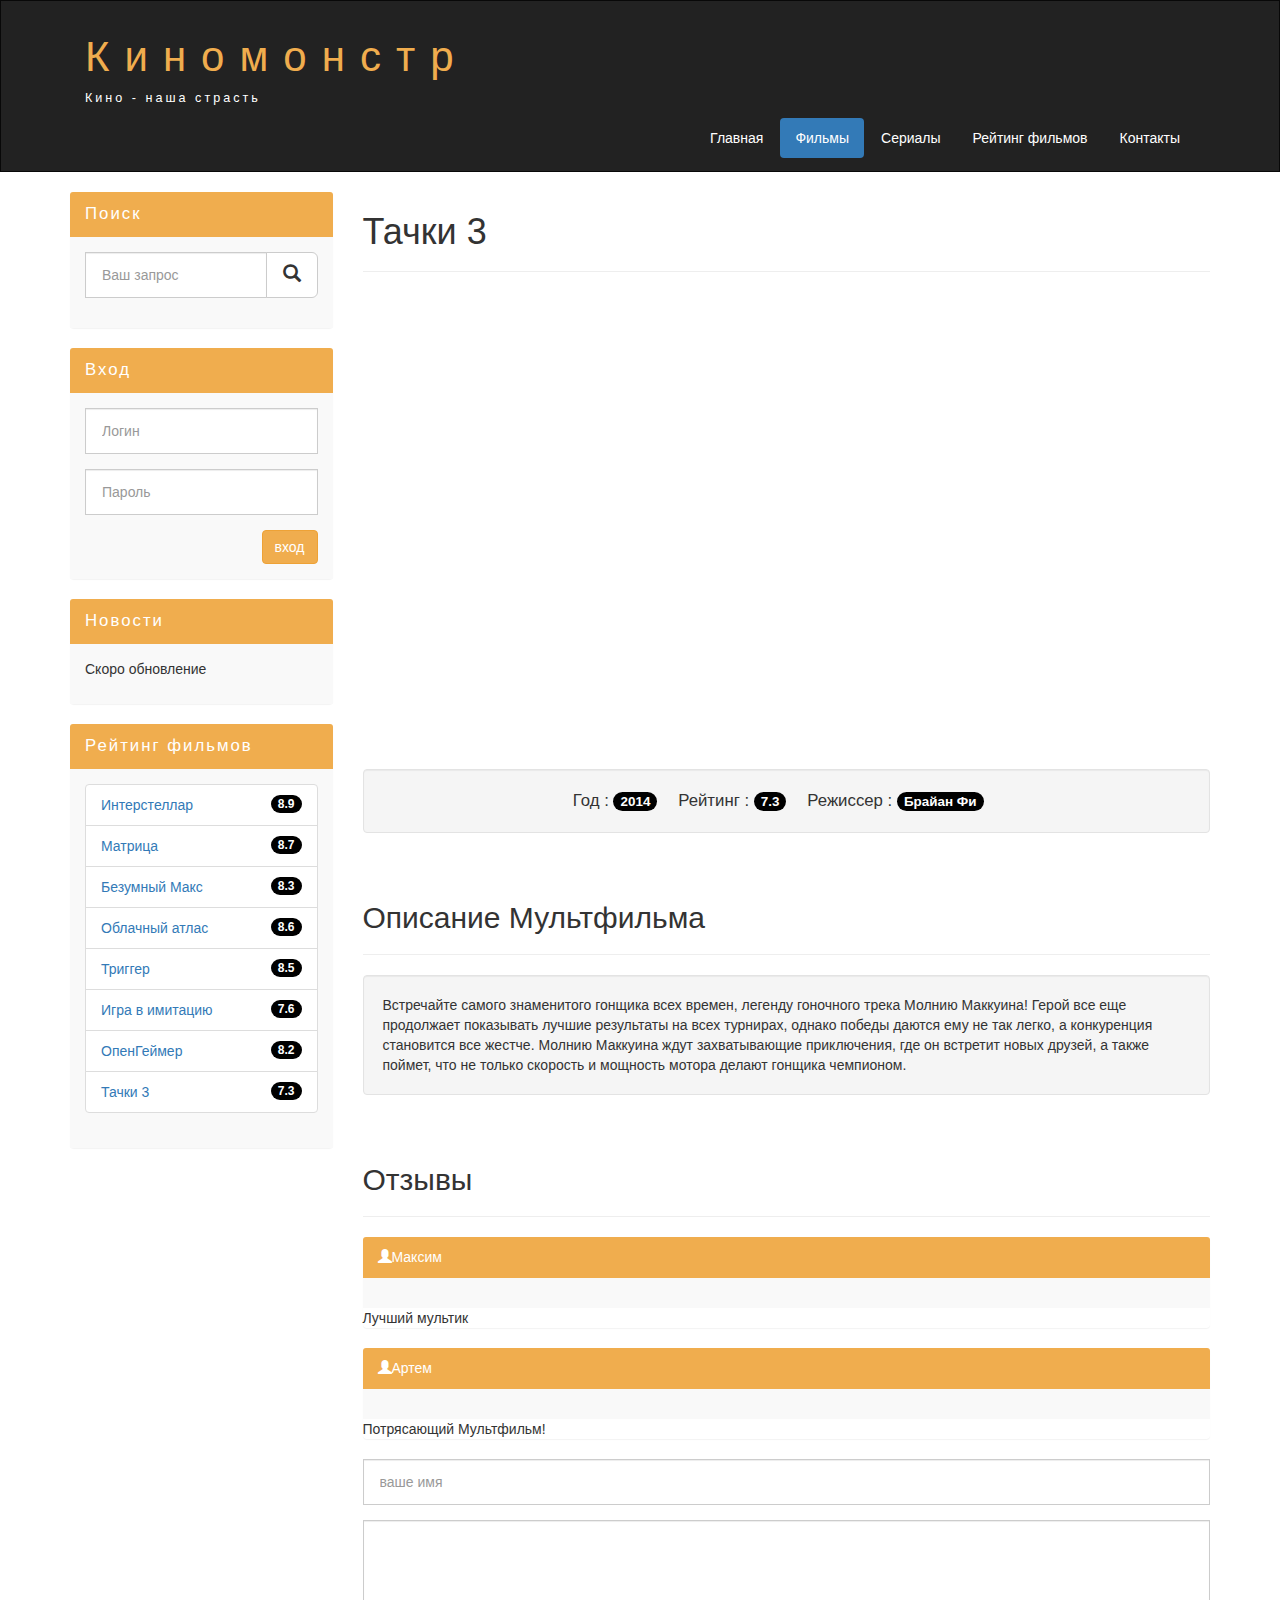
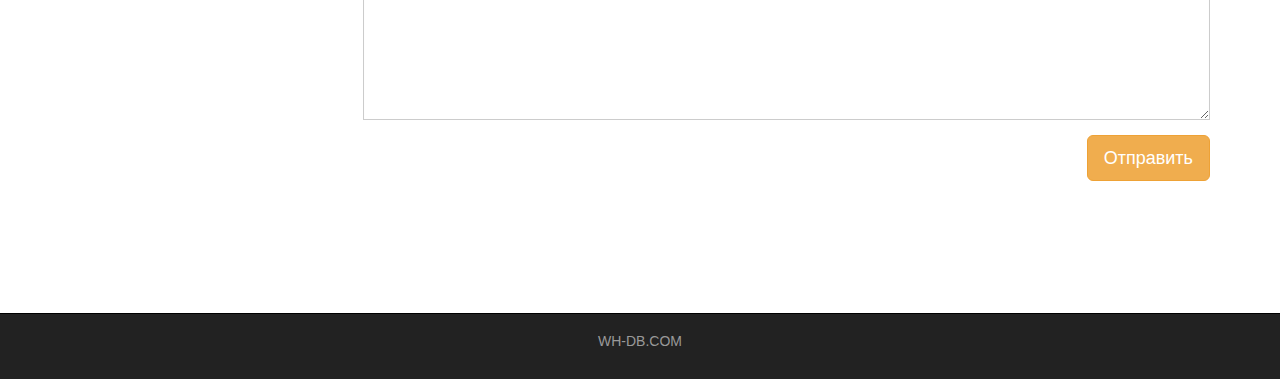
<file: show.html>
<!DOCTYPE html>
<html lang="en">
  <head>
    <meta charset="utf-8">
    <meta http-equiv="X-UA-Compatible" content="IE=edge">
    <meta name="viewport" content="width=device-width, initial-scale=1">
    <!-- The above 3 meta tags *must* come first in the head; any other head content must come *after* these tags -->
    <title>Киномонстр Bootstrap</title>

    <!-- Bootstrap -->
    <link href="assets/css/bootstrap.min.css" rel="stylesheet">
    <link href="assets/css/style.css" rel="stylesheet">


    <!-- HTML5 shim and Respond.js for IE8 support of HTML5 elements and media queries -->
    <!-- WARNING: Respond.js doesn't work if you view the page via file:// -->
    <!--[if lt IE 9]>
      <script src="https://cdn.jsdelivr.net/npm/html5shiv@3.7.3/dist/html5shiv.min.js"></script>
      <script src="https://cdn.jsdelivr.net/npm/respond.js@1.4.2/dest/respond.min.js"></script>
    <![endif]-->
  </head>
  <body>
    

    <div class="container-fluid">
     <div class="row">
       
      <nav role="navigation" class="navbar navbar-inverse">
        <div class="container">
          <div class="navbar-header header">

            <div class="container">

              <div class="row">

                <div class="col-lg-12">
                  <h1><a href="index.html">Киномонстр</a></h1>
                  <p>Кино - наша страсть</p>
                </div>
                

              </div>
              

            </div>


            <button type="button" data-target="#navbarCollapse" data-toggle="collapse" class="navbar-toggle" >
              
              <span class="sr-only">Toggle navigation</span>
              <span class="icon-bar"></span>
              <span class="icon-bar"></span>
              <span class="icon-bar"></span>

            </button>

          </div>
          <div id="navbarCollapse" class="collapse navbar-collapse navbar-right">
            
            <ul class="nav nav-pills">
              <li> <a href="index.html">Главная</a></li>
              <li class="active"> <a href="films.html">Фильмы</a></li>
              <li> <a href="serials.html">Сериалы</a></li>
              <li> <a href="rating.html">Рейтинг фильмов </a></li>
              <li> <a href="contact.html">Контакты</a></li>
            </ul>

          </div>

        </div>
      </nav>

     </div>
    </div>


    <div class="wrapper">

      <div class="container">
        
        <div class="row">

          <div class="col-lg-9 col-lg-push-3">

            <form role="search" class="visible-xs">
                  <div class="form-group">
                   <div class="input-group">
                     <input tupe="search" class="form-control input-lg" placeholder="Ваш запрос">
                   <div class="input-group-btn">
                     <button class="btn btn-default btn-lg" type="submit"><i class="glyphicon glyphicon-search"></i></button>
                   </div>
                   </div> 
                  </div>
                </form>

             
                <h1>Тачки 3</h1>
                <hr>


               <div class="embed-responsive embed-responsive-16by9">
                  <iframe class="embed-responsive-item" src="https://www.youtube.com/embed/1dBfWCTN7F8?si=DxhDmHMF_WvfBEr1" title="YouTube video player" frameborder="0" allow="accelerometer; autoplay; clipboard-write; encrypted-media; gyroscope; picture-in-picture; web-share" allowfullscreen></iframe>
                </div>
                <div class="well info-block text-center">
                  Год : <span class="badge">2014</span>
                  Рейтинг : <span class="badge">7.3</span>
                  Режиссер : <span class="badge">Брайан Фи</span>
                </div>

                <div class="margin-8"></div>

                <h2>Описание Мультфильма</h2>
                <hr>

                <div class="well">
                  Встречайте самого знаменитого гонщика всех времен, легенду гоночного трека Молнию Маккуина! Герой все еще продолжает показывать лучшие результаты на всех турнирах, однако победы даются ему не так легко, а конкуренция становится все жестче. Молнию Маккуина ждут захватывающие приключения, где он встретит новых друзей, а также поймет, что не только скорость и мощность мотора делают гонщика чемпионом.
              </div>

              <div class="margin-8"></div>

              <h2>Отзывы</h2>
              <hr>
              <div class="panel panel-info">
                <div class="panel-heading"><i class="glyphicon glyphicon-user"></i><span>Максим</span></div>
                <div class="panel-body"></div>
                Лучший мультик
              </div>

              <div class="panel panel-info">
                <div class="panel-heading"><i class="glyphicon glyphicon-user"></i><span>Артем</span></div>
                <div class="panel-body"></div>
                Потрясающий Мультфильм!
              </div>

              <form>
                <div class="form-group">
                  <input type="text" placeholder="ваше имя" class="form-control input-lg">
                </div>

                <div class="form-group">
                  <textarea class="form-control"></textarea>
                </div>
                <button class="btn btn-lg btn-warning pull-right">Отправить</button>
              </form>

              <div class="margin-8 clear"></div>

          </div>


          <div class="col-lg-3 col-lg-pull-9">

            <div class="panel panel-info hidden-xs">
              <div class="panel-heading"><div class="sidebar-header">Поиск</div></div>
              <div class="panel-body">
                <form role="search">
                  <div class="form-group">
                   <div class="input-group">
                     <input tupe="search" class="form-control input-lg" placeholder="Ваш запрос">
                   <div class="input-group-btn">
                     <button class="btn btn-default btn-lg" type="submit"><i class="glyphicon glyphicon-search"></i></button>
                   </div>
                   </div> 
                  </div>
                </form>
              </div>
            </div>


            <div class="panel panel-info">
              <div class="panel-heading"><div class="sidebar-header">Вход</div></div>
              <div class="panel-body">

                <form role="form">
                  <div class="form-group">
                    <input type="text" class="form-control input-lg" placeholder="Логин">
                  </div>
                  <div class="form-group">
                    <input type="password" class="form-control input-lg" placeholder="Пароль">
                  </div>
                  <button type="submit" class="btn btn-warning pull-right">вход</button>
                </form>
                


              </div>
          </div>

           <div class="panel panel-info">
              <div class="panel-heading"><div class="sidebar-header">Новости</div></div>
              <div class="panel-body">

                <p>Скоро обновление</p>
                  </div>
          </div>


          <div class="panel panel-info">
              <div class="panel-heading"><div class="sidebar-header">Рейтинг фильмов</div></div>
              <div class="panel-body">
          

          
                <ul class="list-group">
                  
                  <li class="list-group-item list-group-warning">
                    <span class="badge">8.9</span>
                    <a href="#">Интерстеллар</a>
                  </li>
                  
                  <li class="list-group-item list-group-warning">
                    <span class="badge">8.7</span>
                    <a href="#">Матрица</a>
                  </li>
                 
                  <li class="list-group-item list-group-warning">
                    <span class="badge">8.3</span>
                    <a href="#">Безумный Макс</a>
                  </li>

                  <li class="list-group-item list-group-warning">
                    <span class="badge">8.6</span>
                    <a href="#">Облачный атлас</a>
                  </li>
                   <li class="list-group-item list-group-warning">
                    <span class="badge">8.5</span>
                    <a href="#">Триггер</a>
                  </li>
                  
                  <li class="list-group-item list-group-warning">
                    <span class="badge">7.6</span>
                    <a href="#">Игра в имитацию</a>
                  </li>
                 
                  <li class="list-group-item list-group-warning">
                    <span class="badge">8.2</span>
                    <a href="#">ОпенГеймер</a>
                  </li>

                  <li class="list-group-item list-group-warning">
                    <span class="badge">7.3</span>
                    <a href="show.html">Тачки 3</a>
                  </li>
                </ul>

                
                


              </div>
          </div>
          

          </div>

        </div>
      
        <div class="clear">
          
        </div>

    </div>

    <footer>

      <div class="container">
        <p class="text-center"><a href="http://ru.wh-db.com">WH-DB.COM</p>
      </div>
      

    </footer>

    <!-- jQuery (necessary for Bootstrap's JavaScript plugins) -->
    <script src="https://ajax.googleapis.com/ajax/libs/jquery/1.12.4/jquery.min.js"></script>
    <!-- Include all compiled plugins (below), or include individual files as needed -->
    <script src="assets/js/bootstrap.min.js"></script>
  </body>
</html>
</file>
<file: assets/css/style.css>
.header a, a:hover {
color: #f0ad4e;
text-decoration: none;
}

.header h1{
	letter-spacing: 15px;
	font-size: 300%;
}

.header p{
	color: white !important;
	font-size: 90%;
	letter-spacing: 3px;

}

.nav-pills>li.active>a, .nav-pills>li.active>a:focus, .nav-pills>li.active>a:hover {
    color: #fff;
    background-color: #337ab7;
}

.nav-pills>li>a{
	color: #fff;
}

.nav-pills>li>a:hover{
	background-color: #337ab7 ;
}


.navbar-inverse{
	padding: 1%;
	border-radius: 0;
}

@media (max-width: 767px){
	.nav-pills>li{
		float: none;
	}

	.nav-pills{
		text-align: center;
	}

	.header h1{
		letter-spacing: 5px;
		font-size: 280%;
	}

	.header{
		text-align: center;
	}
}

.clear{
	clear:both;
	height:63px;
}

.wrapper{
	min-height: 100%;
}

html, body {
	height:100%;
}


.films_block{
	text-align: center;
}

.films_block img{
	margin-bottom: 5%;
	border-radius: 5px;
	border:solid 5px #dad7d5;
	width:100%;
}

.film_label{
	padding:2%;
	margin-bottom:4%;
	text-align: center;
	margin-right: 35px;
}


.margin-8{
	margin-top: 8%;
}

.panel{
	border:none;
}
.panel-body{
	background-color: #f9f9f9;
}

.panel-info>.panel-heading{
	background-color: #f0ad4e;
	color: white;
	border-color: transparent;
}

.sidebar-header{
	font-size: 120%;
	letter-spacing: 2px;
}

.form-control{
	font-size: 14px;
}

.form-control{
	border-radius: 0px;
}

.input-lg{
	font-size: 14px;
}

.list-group-item-warning{
	color: #8a6d3b;
	background-color: #f9f9f9;
}

.badge{
	background-color: #000000;
}

.info-block{
	font-size: 120%;
}

.info-block .badge{
	font-size: 80%;
}

.info-block span{
	margin-right: 2%;
}

textarea.form-control{
	height: 200px;
}

.table tbody>tr>td.vert-align{
	vertical-align: middle;
}

footer{
	color: #666;
	background-color: #222;
	padding: 17px 0 18px 0;
	border-top: 1px solid #000;

}

footer a{
	color:#999;
}

footer a:hover{
color:#efefef;	
}
</file>
